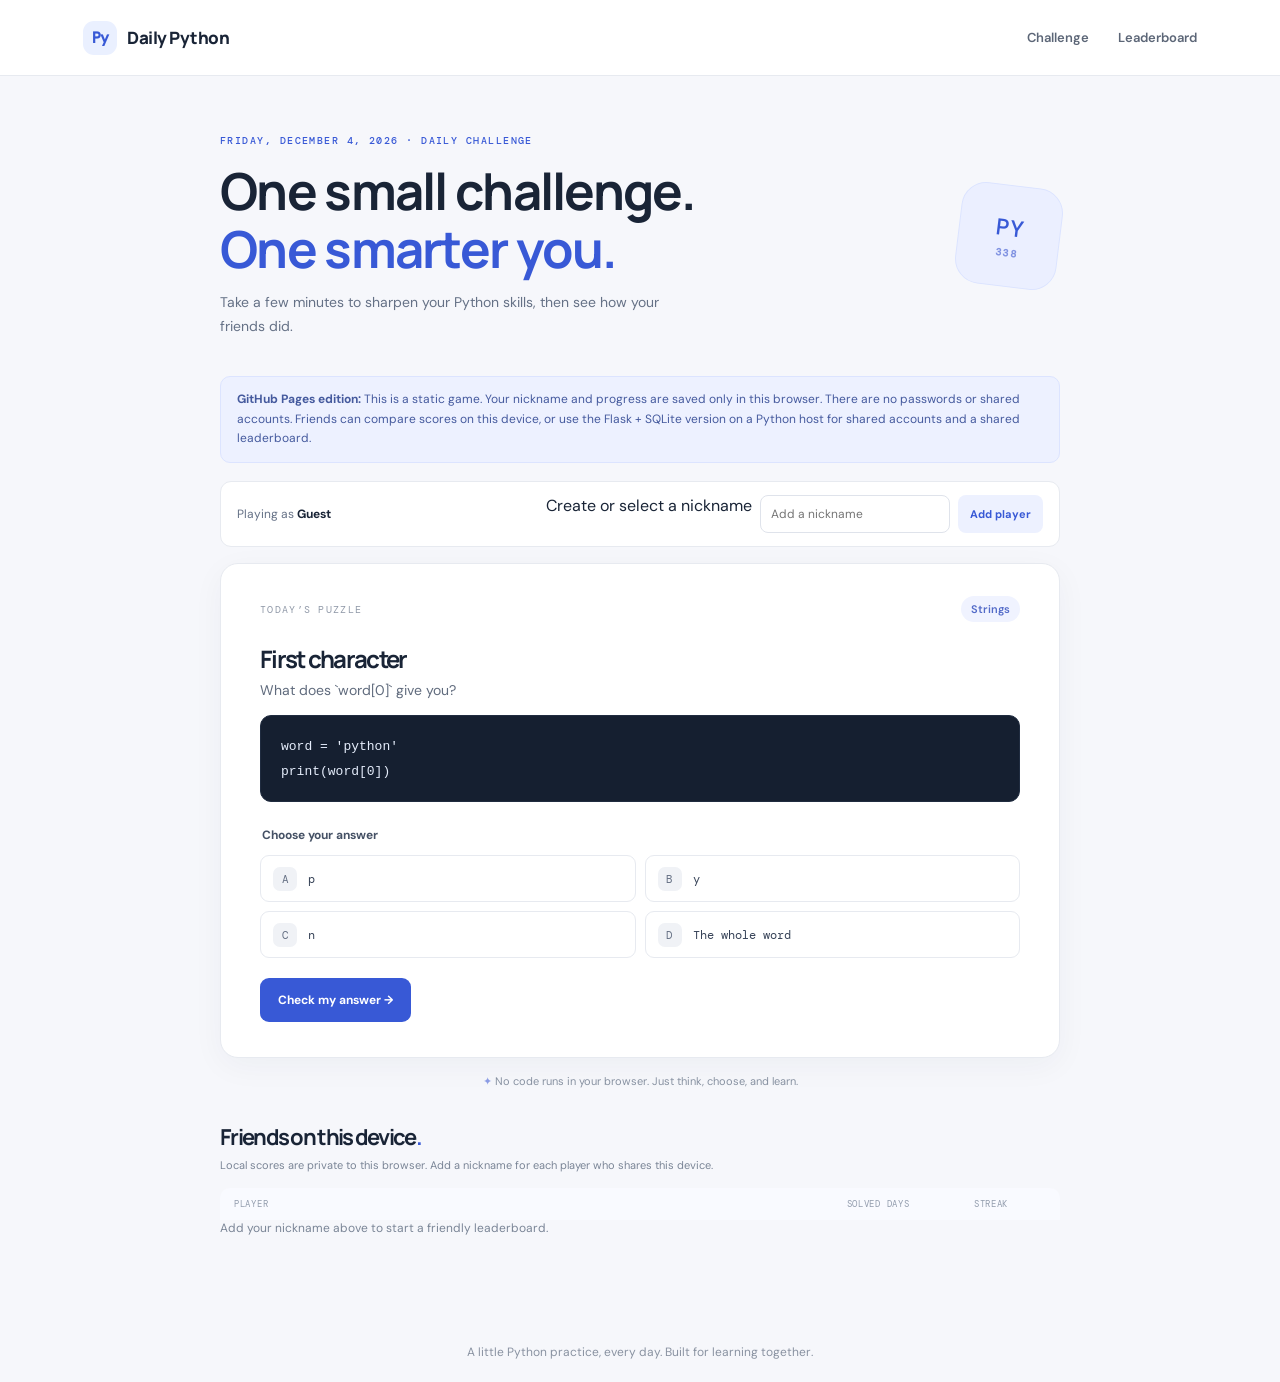
<file: index.html>
<!doctype html>
<html lang="en">
<head>
  <meta charset="utf-8">
  <meta name="viewport" content="width=device-width, initial-scale=1">
  <meta name="theme-color" content="#101827">
  <meta name="description" content="A friendly daily Python coding challenge. Learn a little every day.">
  <title>Daily Python — a little challenge every day</title>
  <link rel="stylesheet" href="static/style.css">
  <style>
    .static-notice { max-width: 840px; margin: 0 auto 18px; padding: 13px 16px; border: 1px solid #dce4ff; border-radius: 10px; background: #edf1ff; color: #455a9e; font-size: 12px; line-height: 1.65; }
    .profile-bar { display: flex; max-width: 840px; align-items: center; justify-content: space-between; gap: 14px; margin: 0 auto 16px; padding: 13px 16px; border: 1px solid #e7eaf0; border-radius: 11px; background: #fff; }
    .profile-name { color: #657186; font-size: 12px; }
    .profile-name strong { color: #192436; }
    .profile-form { display: flex; gap: 8px; }
    .profile-form input { width: min(190px, 43vw); height: 38px; padding: 0 10px; border: 1px solid #dfe3eb; border-radius: 8px; font: 12px 'DM Sans', sans-serif; }
    .profile-form input:focus { outline: 2px solid #dce4ff; border-color: #8094ee; }
    .profile-form button { padding: 0 12px; border: 0; border-radius: 8px; background: #edf1ff; color: #3859d6; font: 700 11px 'DM Sans', sans-serif; cursor: pointer; }
    .profile-select { max-width: 150px; height: 35px; padding: 0 8px; border: 1px solid #dfe3eb; border-radius: 8px; background: #fff; color: #374358; }
    .result-card { max-width: 840px; margin: 0 auto 18px; padding: 20px 23px; }
    .result-card[hidden] { display: none; }
    .result-card h2 { margin: 0 0 7px; font-size: 20px; }
    .result-card p { margin: 0; color: #4d5a71; font-size: 13px; line-height: 1.7; }
    .result-card .answer-reveal { margin-top: 10px; color: #192436; font-weight: 600; }
    .result-correct { border-color: #c5ead7; background: #f3fcf7; }
    .result-incorrect { border-color: #f3d8cb; background: #fff9f6; }
    .local-leaderboard { max-width: 840px; margin: 34px auto 0; }
    .local-leaderboard h2 { margin-bottom: 5px; font-size: 22px; }
    .local-leaderboard > p { margin-bottom: 13px; color: #7a8596; font-size: 11px; line-height: 1.6; }
    .local-player-row { display: grid; grid-template-columns: 1fr 100px 110px; align-items: center; gap: 8px; min-height: 54px; padding: 8px 14px; border-top: 1px solid #edf0f4; background: #fff; font-size: 12px; }
    .local-player-row:first-of-type { border-radius: 10px 10px 0 0; }
    .local-player-row:last-child { border-radius: 0 0 10px 10px; }
    .local-player-row strong:not(.local-player-name) { text-align: center; }
    .local-player-name { display: flex; align-items: center; gap: 9px; }
    .local-player-avatar { display: grid; width: 29px; height: 29px; place-items: center; border-radius: 9px; background: #edf0ff; color: #596fc9; font-weight: 700; }
    .leader-labels { display: grid; grid-template-columns: 1fr 100px 110px; gap: 8px; padding: 10px 14px; border-radius: 10px 10px 0 0; background: #f9faff; color: #929cad; font: 9px 'DM Mono', monospace; letter-spacing: .7px; }
    .leader-labels span:not(:first-child) { text-align: center; }
    .profile-empty { color: #7a8596; font-size: 12px; }
    @media (max-width: 600px) {
      .profile-bar { align-items: flex-start; flex-direction: column; }
      .profile-form { width: 100%; }
      .profile-form input { flex: 1; width: auto; }
      .profile-select { max-width: 100%; }
      .local-player-row, .leader-labels { grid-template-columns: 1fr 75px 90px; }
    }
  </style>
</head>
<body>
  <header class="site-header">
    <a class="brand" href="index.html"><span class="brand-mark">Py</span> Daily Python</a>
    <nav aria-label="Page navigation">
      <a href="#challenge">Challenge</a>
      <a href="#leaderboard">Leaderboard</a>
    </nav>
  </header>

  <main class="page-shell">
    <section class="hero">
      <div>
        <p class="eyebrow" id="today-label">TODAY · DAILY CHALLENGE</p>
        <h1>One small challenge.<br><span>One smarter you.</span></h1>
        <p class="hero-copy">Take a few minutes to sharpen your Python skills, then see how your friends did.</p>
      </div>
      <div class="hero-stamp" aria-hidden="true"><span>PY</span><b id="hero-number">—</b></div>
    </section>

    <aside class="static-notice">
      <strong>GitHub Pages edition:</strong> This is a static game. Your nickname and progress are saved only in this browser.
      There are no passwords or shared accounts. Friends can compare scores on this device, or use the Flask + SQLite
      version on a Python host for shared accounts and a shared leaderboard.
    </aside>

    <section class="profile-bar" aria-label="Local player profiles">
      <div class="profile-name">Playing as <strong id="active-player">Guest</strong></div>
      <select class="profile-select" id="profile-select" aria-label="Choose a local player" hidden></select>
      <form class="profile-form" id="profile-form">
        <label class="visually-hidden" for="profile-input">Create or select a nickname</label>
        <input id="profile-input" name="nickname" type="text" maxlength="20" minlength="3" pattern="[A-Za-z0-9_]{3,20}" placeholder="Add a nickname" autocomplete="nickname" required>
        <button type="submit">Add player</button>
      </form>
    </section>

    <section class="result-card" id="result" aria-live="polite" hidden></section>

    <section class="challenge-card" id="challenge">
      <div class="challenge-topline">
        <span class="challenge-number">TODAY’S PUZZLE</span>
        <span class="topic-pill" id="challenge-topic"></span>
      </div>
      <h2 id="challenge-title"></h2>
      <p class="question" id="challenge-prompt"></p>
      <pre class="code-block"><code id="challenge-code"></code></pre>
      <form class="answer-form" id="answer-form">
        <fieldset id="answer-fieldset">
          <legend>Choose your answer</legend>
          <div class="options-grid" id="options"></div>
          <button class="button button-primary submit-button" id="submit-button" type="submit">Check my answer <span aria-hidden="true">→</span></button>
        </fieldset>
      </form>
    </section>
    <p class="safe-note"><span aria-hidden="true">✦</span> No code runs in your browser. Just think, choose, and learn.</p>

    <section class="local-leaderboard" id="leaderboard">
      <h2>Friends on this device<span style="color:#3859d6">.</span></h2>
      <p>Local scores are private to this browser. Add a nickname for each player who shares this device.</p>
      <div class="leader-labels"><span>PLAYER</span><span>SOLVED DAYS</span><span>STREAK</span></div>
      <div id="leaderboard-rows"></div>
    </section>
  </main>
  <footer class="site-footer">A little Python practice, every day. Built for learning together.</footer>

  <script>
    "use strict";

    const challenges = [
      {
        id: "sum-list", title: "The list total", topic: "Python basics",
        prompt: "What does this code print?",
        code: "numbers = [2, 4, 6]\nprint(sum(numbers))",
        options: [["A", "12"], ["B", "246"], ["C", "3"], ["D", "It raises an error"]],
        answer: "A", answerText: "12",
        explanation: "`sum()` adds all the numbers in the list: 2 + 4 + 6 = 12."
      },
      {
        id: "range-stop", title: "Where range stops", topic: "Loops",
        prompt: "How many times does this loop print `Hello`?",
        code: "for _ in range(3):\n    print('Hello')",
        options: [["A", "2"], ["B", "3"], ["C", "4"], ["D", "It never stops"]],
        answer: "B", answerText: "3",
        explanation: "`range(3)` produces 0, 1, and 2: three values. The stop number (3) is not included."
      },
      {
        id: "string-index", title: "First character", topic: "Strings",
        prompt: "What does `word[0]` give you?",
        code: "word = 'python'\nprint(word[0])",
        options: [["A", "p"], ["B", "y"], ["C", "n"], ["D", "The whole word"]],
        answer: "A", answerText: "p",
        explanation: "Python strings are zero-indexed, so index 0 refers to the first character."
      },
      {
        id: "mutable-list", title: "Changing a list", topic: "Lists",
        prompt: "What does the final line print?",
        code: "colors = ['red', 'blue']\ncolors.append('green')\nprint(len(colors))",
        options: [["A", "2"], ["B", "3"], ["C", "green"], ["D", "It raises an error"]],
        answer: "B", answerText: "3",
        explanation: "`append()` adds one item to the end of the list, so it contains three colors."
      },
      {
        id: "boolean-and", title: "Both conditions", topic: "Logic",
        prompt: "What does this expression evaluate to?",
        code: "age = 20\nprint(age >= 18 and age < 30)",
        options: [["A", "True"], ["B", "False"], ["C", "20"], ["D", "It raises an error"]],
        answer: "A", answerText: "True",
        explanation: "Both comparisons are true, and `and` is true only when both sides are true."
      },
      {
        id: "dictionary-get", title: "A safe lookup", topic: "Dictionaries",
        prompt: "What value does `get()` return here?",
        code: "scores = {'Mia': 8}\nprint(scores.get('Leo', 0))",
        options: [["A", "8"], ["B", "None"], ["C", "0"], ["D", "It raises a KeyError"]],
        answer: "C", answerText: "0",
        explanation: "`get(key, default)` returns the default value, 0, when the key is not in the dictionary."
      },
      {
        id: "integer-division", title: "Division with a twist", topic: "Operators",
        prompt: "What does the `//` operator print?",
        code: "print(17 // 5)",
        options: [["A", "3"], ["B", "3.4"], ["C", "2"], ["D", "4"]],
        answer: "A", answerText: "3",
        explanation: "`//` is floor division. It gives the whole-number quotient, so 17 // 5 is 3."
      }
    ];
    const storageKey = "daily-python-pages-v1";
    const today = new Date();
    const dateKey = `${today.getFullYear()}-${String(today.getMonth() + 1).padStart(2, "0")}-${String(today.getDate()).padStart(2, "0")}`;
    let store = loadStore();
    let activeName = store.active;
    let todaysChallenge;

    function loadStore() {
      try {
        const saved = JSON.parse(localStorage.getItem(storageKey) || "{}");
        if (saved && saved.players && typeof saved.players === "object") {
          return { active: saved.active || "", players: saved.players };
        }
      } catch (error) {
        console.warn("Could not read saved Daily Python progress.", error);
      }
      return { active: "", players: {} };
    }

    function saveStore() {
      try {
        localStorage.setItem(storageKey, JSON.stringify(store));
      } catch (error) {
        showResult("Progress could not be saved", "Your browser may be blocking local storage. You can still play this challenge.", false);
        console.error("Could not save Daily Python progress.", error);
      }
    }

    async function pickTodaysChallenge() {
      const bytes = new TextEncoder().encode(dateKey);
      const digest = await crypto.subtle.digest("SHA-256", bytes);
      const view = new DataView(digest);
      const index = Number(view.getBigUint64(0, false) % BigInt(challenges.length));
      return challenges[index];
    }

    function getCurrentPlayer() {
      return activeName ? store.players[activeName] : null;
    }

    function completedForToday(player) {
      const attempt = player && player.days ? player.days[dateKey] : null;
      return Boolean(attempt && todaysChallenge && attempt.answer === todaysChallenge.answer);
    }

    function currentStreak(player) {
      const solved = player && player.solved ? new Set(player.solved) : new Set();
      let day = new Date(`${dateKey}T12:00:00`);
      const isoToday = dateKey;
      const hasToday = solved.has(isoToday);
      if (!hasToday) day.setDate(day.getDate() - 1);
      let count = 0;
      while (true) {
        const key = `${day.getFullYear()}-${String(day.getMonth() + 1).padStart(2, "0")}-${String(day.getDate()).padStart(2, "0")}`;
        if (!solved.has(key)) break;
        count++;
        day.setDate(day.getDate() - 1);
      }
      return count;
    }

    function showResult(title, message, correct, reveal = "") {
      const panel = document.getElementById("result");
      panel.className = `result-card ${correct ? "result-correct" : "result-incorrect"}`;
      panel.replaceChildren();
      const heading = document.createElement("h2");
      heading.textContent = title;
      const body = document.createElement("p");
      body.textContent = message;
      panel.append(heading, body);
      if (reveal) {
        const explanation = document.createElement("p");
        explanation.className = "answer-reveal";
        explanation.textContent = reveal;
        panel.append(explanation);
      }
      panel.hidden = false;
    }

    function renderChallenge() {
      const dayOfYear = Math.floor((today - new Date(today.getFullYear(), 0, 0)) / 86400000);
      document.getElementById("hero-number").textContent = String(dayOfYear).padStart(3, "0");
      document.getElementById("today-label").textContent =
        `${today.toLocaleDateString(undefined, { weekday: "long", month: "long", day: "numeric", year: "numeric" })} · DAILY CHALLENGE`;
      document.getElementById("challenge-topic").textContent = todaysChallenge.topic;
      document.getElementById("challenge-title").textContent = todaysChallenge.title;
      document.getElementById("challenge-prompt").textContent = todaysChallenge.prompt;
      document.getElementById("challenge-code").textContent = todaysChallenge.code;
      const options = document.getElementById("options");
      options.replaceChildren();
      for (const [key, text] of todaysChallenge.options) {
        const label = document.createElement("label");
        label.className = "option";
        const input = document.createElement("input");
        input.type = "radio";
        input.name = "answer";
        input.value = key;
        input.required = true;
        const badge = document.createElement("span");
        badge.className = "option-key";
        badge.textContent = key;
        const description = document.createElement("span");
        description.className = "option-text";
        description.textContent = text;
        label.append(input, badge, description);
        options.append(label);
      }
      updatePlayerUI();
    }

    function updatePlayerUI() {
      const player = getCurrentPlayer();
      document.getElementById("active-player").textContent = activeName || "Guest";
      const selector = document.getElementById("profile-select");
      const names = Object.keys(store.players).sort((a, b) => a.localeCompare(b));
      selector.hidden = names.length < 2;
      selector.replaceChildren();
      for (const name of names) {
        const option = document.createElement("option");
        option.value = name;
        option.textContent = name;
        option.selected = name === activeName;
        selector.append(option);
      }
      const done = completedForToday(player);
      document.getElementById("answer-fieldset").disabled = done;
      document.getElementById("submit-button").textContent = done ? "Already played today" : "Check my answer →";
      document.getElementById("result").hidden = true;
      if (done) {
        const attempt = player.days[dateKey];
        const correct = attempt.answer === todaysChallenge.answer;
        showResult(
          correct ? "You got it!" : "Not quite—and that’s okay.",
          correct ? `Nice work, ${activeName}! Your progress is saved in this browser.` : `You chose ${attempt.answer}. The correct answer is ${todaysChallenge.answerText}.`,
          correct,
          `Why? ${todaysChallenge.explanation}`
        );
      }
      renderLeaderboard();
    }

    function renderLeaderboard() {
      const container = document.getElementById("leaderboard-rows");
      container.replaceChildren();
      const players = Object.entries(store.players).map(([name, player]) => ({
        name,
        days: Array.isArray(player.solved) ? player.solved.length : 0,
        streak: currentStreak(player)
      })).sort((a, b) => b.days - a.days || b.streak - a.streak || a.name.localeCompare(b.name));
      if (players.length === 0) {
        const empty = document.createElement("p");
        empty.className = "profile-empty";
        empty.textContent = "Add your nickname above to start a friendly leaderboard.";
        container.append(empty);
        return;
      }
      for (const player of players) {
        const row = document.createElement("div");
        row.className = "local-player-row";
        const name = document.createElement("span");
        name.className = "local-player-name";
        const avatar = document.createElement("span");
        avatar.className = "local-player-avatar";
        avatar.textContent = player.name.charAt(0).toUpperCase();
        const label = document.createElement("strong");
        label.textContent = player.name;
        name.append(avatar, label);
        const days = document.createElement("strong");
        days.textContent = String(player.days);
        const streak = document.createElement("strong");
        streak.textContent = `${player.streak} 🔥`;
        row.append(name, days, streak);
        container.append(row);
      }
    }

    document.getElementById("profile-form").addEventListener("submit", (event) => {
      event.preventDefault();
      const input = document.getElementById("profile-input");
      const name = input.value.trim();
      if (!/^[A-Za-z0-9_]{3,20}$/.test(name)) {
        input.setCustomValidity("Use 3–20 letters, numbers, or underscores.");
        input.reportValidity();
        input.setCustomValidity("");
        return;
      }
      if (!store.players[name]) store.players[name] = { solved: [], days: {} };
      activeName = name;
      store.active = name;
      saveStore();
      input.value = "";
      updatePlayerUI();
    });

    document.getElementById("profile-select").addEventListener("change", (event) => {
      activeName = event.target.value;
      store.active = activeName;
      saveStore();
      updatePlayerUI();
    });

    document.getElementById("answer-form").addEventListener("submit", (event) => {
      event.preventDefault();
      const player = getCurrentPlayer();
      if (!player) {
        showResult("Add your nickname first", "Choose a local player name above to save your answer and appear on this device’s leaderboard.", false);
        document.getElementById("profile-input").focus();
        return;
      }
      if (completedForToday(player)) return;
      const choice = new FormData(event.currentTarget).get("answer");
      if (!choice) {
        showResult("Choose an answer", "Select one of the choices before checking your answer.", false);
        return;
      }
      const correct = choice === todaysChallenge.answer;
      player.days[dateKey] = { answer: choice, challenge: todaysChallenge.id };
      if (correct && !player.solved.includes(dateKey)) player.solved.push(dateKey);
      store.players[activeName] = player;
      saveStore();
      if (correct) {
        document.getElementById("answer-fieldset").disabled = true;
        document.getElementById("submit-button").textContent = "Already played today";
      }
      showResult(
        correct ? "You got it!" : "Not quite—and that’s okay.",
        correct ? `Nice work, ${activeName}! Your progress is saved in this browser.` : `You chose ${choice}. The correct answer is ${todaysChallenge.answerText}.`,
        correct,
        `Why? ${todaysChallenge.explanation}`
      );
      renderLeaderboard();
      document.getElementById("result").scrollIntoView({ behavior: "smooth", block: "center" });
    });

    pickTodaysChallenge().then((challenge) => {
      todaysChallenge = challenge;
      renderChallenge();
    }).catch((error) => {
      console.error("Unable to choose today's challenge.", error);
      showResult("Challenge unavailable", "This browser could not prepare today's puzzle. Please try a modern browser over HTTPS.", false);
    });
  </script>
</body>
</html>
</file>
<file: static/style.css>
@import url('https://fonts.googleapis.com/css2?family=DM+Mono:wght@400;500&family=DM+Sans:wght@400;500;600;700&family=Manrope:wght@400;500;600;700;800&display=swap');

:root {
  color-scheme: light;
  --ink: #192436;
  --muted: #657186;
  --paper: #f6f7fb;
  --white: #fff;
  --line: #e7eaf0;
  --blue: #3859d6;
  --blue-dark: #2947bc;
  --mint: #dff7ed;
  --green: #18784e;
  --coral: #fff0e9;
}

* { box-sizing: border-box; }
body {
  margin: 0;
  color: var(--ink);
  background: var(--paper);
  font-family: 'DM Sans', sans-serif;
  -webkit-font-smoothing: antialiased;
}
a { color: inherit; text-decoration: none; }
.site-header {
  height: 76px;
  padding: 0 max(6.5vw, 24px);
  display: flex;
  align-items: center;
  justify-content: space-between;
  background: #fff;
  border-bottom: 1px solid var(--line);
}
.brand { display: flex; align-items: center; gap: 10px; font-family: Manrope, sans-serif; font-size: 17px; font-weight: 800; letter-spacing: -.5px; }
.brand-mark { display: grid; place-items: center; width: 34px; height: 34px; border-radius: 11px; background: #eaf0ff; color: var(--blue); font-family: 'DM Mono', monospace; font-size: 15px; }
nav { display: flex; align-items: center; gap: 29px; color: #5c6677; font-size: 13px; font-weight: 600; }
nav a:hover, .nav-link:hover { color: var(--blue); }
.nav-user { color: var(--ink); }
.nav-signup { padding: 10px 17px; border-radius: 9px; background: var(--blue); color: #fff; }
.nav-signup:hover { background: var(--blue-dark); color: #fff; }
.inline-form { display: inline; }
.nav-link { border: 0; padding: 0; background: none; color: inherit; font: inherit; cursor: pointer; }
.page-shell { width: min(100% - 40px, 1040px); min-height: calc(100vh - 132px); margin: 0 auto; padding: 58px 0 72px; }
.site-footer { padding: 24px; text-align: center; color: #8992a1; font-size: 12px; }
.hero { display: flex; align-items: center; justify-content: space-between; max-width: 840px; margin: 0 auto 37px; }
.eyebrow { margin: 0 0 15px; color: var(--blue); font-family: 'DM Mono', monospace; font-size: 10px; font-weight: 500; letter-spacing: 1.45px; text-transform: uppercase; }
h1, h2, p { margin-top: 0; }
h1, h2 { font-family: Manrope, sans-serif; letter-spacing: -1.7px; }
.hero h1 { margin: 0; font-size: clamp(35px, 5.2vw, 51px); line-height: 1.13; }
.hero h1 span, .auth-intro h1 span { color: var(--blue); }
.hero-copy { max-width: 440px; margin: 14px 0 0; color: var(--muted); font-size: 14px; line-height: 1.7; }
.hero-stamp { width: 102px; height: 102px; flex: 0 0 102px; display: flex; flex-direction: column; align-items: center; justify-content: center; transform: rotate(7deg); border: 1px solid #dce4ff; border-radius: 25px; background: #ebefff; color: var(--blue); }
.hero-stamp span { font-family: 'DM Mono', monospace; font-size: 23px; font-weight: 500; }
.hero-stamp b { margin-top: 4px; color: #8193e2; font-family: 'DM Mono', monospace; font-size: 10px; letter-spacing: 2px; }
.challenge-card, .leaderboard-card, .result-card, .auth-card, .error-card { background: var(--white); border: 1px solid var(--line); border-radius: 18px; box-shadow: 0 8px 32px rgba(31, 48, 80, .045); }
.challenge-card { max-width: 840px; margin: 0 auto; padding: 32px 39px 35px; }
.challenge-topline { display: flex; align-items: center; justify-content: space-between; }
.challenge-number { color: #9099a8; font-family: 'DM Mono', monospace; font-size: 10px; letter-spacing: 1.3px; }
.topic-pill { padding: 6px 10px; border-radius: 20px; background: #f0f3ff; color: #536bc8; font-size: 11px; font-weight: 600; }
.challenge-card h2 { margin: 20px 0 6px; font-size: 24px; }
.question { margin-bottom: 16px; color: #606b7d; font-size: 14px; }
.code-block { overflow-x: auto; margin: 0 0 25px; padding: 18px 20px; border: 1px solid #202c40; border-radius: 11px; background: #151f30; color: #e5edfb; font: 13px/1.8 'DM Mono', monospace; white-space: pre-wrap; }
.code-block code { color: inherit; }
.answer-form fieldset { margin: 0; padding: 0; border: 0; }
.answer-form legend { margin-bottom: 12px; color: #455165; font-size: 12px; font-weight: 700; }
.options-grid { display: grid; grid-template-columns: repeat(2, minmax(0, 1fr)); gap: 9px; }
.option { display: flex; align-items: center; min-height: 47px; gap: 11px; padding: 8px 12px; border: 1px solid var(--line); border-radius: 9px; cursor: pointer; transition: border-color .15s, background .15s; }
.option:hover { border-color: #aab8f1; background: #fafbff; }
.option:has(input:checked) { border-color: var(--blue); background: #f5f7ff; box-shadow: 0 0 0 1px var(--blue); }
.option input { position: absolute; width: 1px; height: 1px; opacity: 0; }
.option input:focus-visible + .option-key { outline: 2px solid var(--blue); outline-offset: 3px; }
.option-key { display: grid; flex: 0 0 24px; height: 24px; place-items: center; border-radius: 7px; background: #f0f2f6; color: #657084; font-family: 'DM Mono', monospace; font-size: 11px; }
.option:has(input:checked) .option-key { background: var(--blue); color: #fff; }
.option-text { color: #374358; font-family: 'DM Mono', monospace; font-size: 12px; }
.button { display: inline-flex; min-height: 44px; align-items: center; justify-content: center; gap: 12px; padding: 0 18px; border: 0; border-radius: 9px; font-family: 'DM Sans', sans-serif; font-size: 12px; font-weight: 700; cursor: pointer; transition: background .15s, transform .15s; }
.button:hover { transform: translateY(-1px); }
.button-primary { background: var(--blue); color: #fff; }
.button-primary:hover { background: var(--blue-dark); color: #fff; }
.submit-button { margin-top: 20px; }
.submit-button:disabled, fieldset:disabled .submit-button { background: #a5aec1; cursor: not-allowed; }
.safe-note { max-width: 840px; margin: 16px auto 0; color: #8791a1; text-align: center; font-size: 11px; }
.safe-note span { color: #8b9ce4; }
.login-nudge { display: flex; align-items: center; justify-content: space-between; gap: 18px; }
.login-nudge p { max-width: 390px; margin: 0; color: var(--muted); font-size: 13px; line-height: 1.6; }
.solved-banner { display: flex; max-width: 840px; align-items: center; gap: 13px; margin: 0 auto 17px; padding: 13px 17px; border: 1px solid #c5ead7; border-radius: 11px; background: var(--mint); color: #286648; font-size: 12px; line-height: 1.6; }
.solved-banner > span { display: grid; width: 27px; height: 27px; place-items: center; border-radius: 50%; background: #bde8d0; font-weight: 800; }
.flash-stack { max-width: 840px; margin: 0 auto 18px; }
.flash { margin: 0 0 8px; padding: 12px 15px; border-radius: 9px; font-size: 13px; }
.flash-error { background: #fff0ed; color: #9d4536; }
.flash-success { background: #e5f7ed; color: #246c49; }
.result-card { max-width: 700px; margin: 30px auto; padding: 43px 48px; }
.result-icon { display: grid; width: 48px; height: 48px; margin-bottom: 24px; place-items: center; border-radius: 15px; font-size: 23px; font-weight: 700; }
.result-correct { background: var(--mint); color: var(--green); }
.result-incorrect { background: var(--coral); color: #bf6743; }
.result-card h1, .error-card h1 { margin-bottom: 10px; font-size: clamp(30px, 4vw, 41px); line-height: 1.2; }
.result-lead, .error-card > p:not(.eyebrow) { color: var(--muted); font-size: 14px; line-height: 1.7; }
.result-lead strong { color: var(--ink); }
.explanation { margin: 26px 0; padding: 19px 21px; border-left: 3px solid #93a3ea; border-radius: 0 9px 9px 0; background: #f5f7ff; }
.explanation-label { color: var(--blue); font-family: 'DM Mono', monospace; font-size: 10px; letter-spacing: 1px; }
.explanation p { margin: 8px 0 0; color: #4d5a71; font-size: 13px; line-height: 1.7; }
.result-actions { display: flex; align-items: center; gap: 19px; }
.text-link, .form-foot a { color: var(--blue); font-size: 12px; font-weight: 700; }
.auth-wrap { display: grid; grid-template-columns: 1fr 410px; align-items: center; gap: 70px; max-width: 850px; margin: 0 auto; padding: 22px 0; }
.auth-intro h1 { margin-bottom: 15px; font-size: clamp(36px, 5vw, 47px); line-height: 1.12; }
.auth-intro > p:last-child { max-width: 310px; color: var(--muted); font-size: 14px; line-height: 1.7; }
.auth-card { padding: 31px 32px; }
.auth-card h2 { margin-bottom: 5px; font-size: 23px; }
.form-subtitle { margin-bottom: 23px; color: var(--muted); font-size: 12px; }
.auth-card label { display: block; margin: 15px 0 7px; color: #364256; font-size: 12px; font-weight: 700; }
.auth-card input:not([type=hidden]) { width: 100%; height: 43px; padding: 0 12px; border: 1px solid #dfe3eb; border-radius: 8px; outline: none; color: var(--ink); font: 13px 'DM Sans', sans-serif; }
.auth-card input:focus { border-color: #8094ee; box-shadow: 0 0 0 3px #e8edff; }
.field-hint { display: block; margin-top: 5px; color: #8a94a4; font-size: 10px; }
.full-width { width: 100%; margin-top: 22px; }
.form-foot { margin: 19px 0 0; color: var(--muted); text-align: center; font-size: 11px; }
.form-foot a { font-size: inherit; }
.leaderboard-heading { max-width: 800px; margin: 0 auto 30px; }
.leaderboard-heading h1 { margin-bottom: 9px; font-size: clamp(35px, 5vw, 48px); }
.leaderboard-heading h1 span { color: var(--blue); }
.leaderboard-heading > p:last-child { color: var(--muted); font-size: 14px; }
.leaderboard-card { max-width: 800px; overflow: hidden; margin: 0 auto; }
.leaderboard-caption, .leaderboard-row { display: grid; grid-template-columns: 1fr 90px 130px 140px; align-items: center; gap: 12px; padding: 17px 25px; }
.leaderboard-caption { background: #f9faff; color: #929cad; font-family: 'DM Mono', monospace; font-size: 9px; letter-spacing: 1px; }
.leaderboard-caption span:not(:first-child) { text-align: center; }
.leaderboard-row { min-height: 72px; border-top: 1px solid #edf0f4; }
.player-name { display: flex; align-items: center; gap: 11px; font-size: 13px; }
.player-avatar { display: grid; width: 34px; height: 34px; place-items: center; border-radius: 11px; background: #edf0ff; color: #596fc9; font-weight: 700; }
.top-player { padding: 4px 6px; border-radius: 5px; background: #fff3d5; color: #98732a; font-family: 'DM Mono', monospace; font-size: 8px; letter-spacing: .5px; }
.stat { display: flex; justify-content: center; gap: 6px; align-items: baseline; }
.stat strong { font-family: Manrope, sans-serif; font-size: 16px; }
.stat span { color: #8b94a3; font-size: 10px; }
.streak-stat strong { color: #c37b37; }
.leaderboard-footnote { margin: 0; padding: 16px 25px; border-top: 1px solid #edf0f4; color: #939baa; font-size: 10px; }
.empty-state { padding: 54px 25px; text-align: center; }
.empty-state > span { color: #d49a48; font-size: 25px; }
.empty-state h2 { margin: 11px 0 6px; font-size: 21px; }
.empty-state p { max-width: 380px; margin: 0 auto 19px; color: var(--muted); font-size: 13px; line-height: 1.7; }
.error-card { max-width: 600px; margin: 30px auto; padding: 38px; }
.xp-stat strong { color: var(--green); }
.xp-badge { display: inline-flex; margin: 8px 0 0; padding: 7px 13px; border-radius: 20px; background: #fff3d5; color: #98732a; font-family: Manrope, sans-serif; font-size: 12px; font-weight: 800; letter-spacing: .3px; }
.xp-badge.xp-review { background: #f0f3ff; color: #536bc8; font-weight: 600; }
.practice-heading { max-width: 800px; margin: 0 auto 24px; }
.practice-heading h1 { margin-bottom: 9px; font-size: clamp(35px, 5vw, 48px); }
.practice-heading h1 span { color: var(--blue); }
.practice-heading > p:last-child { color: var(--muted); font-size: 14px; }
.xp-total { max-width: 800px; margin: 0 auto 18px; color: var(--muted); font-size: 13px; }
.xp-total strong { color: var(--ink); font-family: Manrope, sans-serif; font-size: 17px; }
.practice-tiers { display: grid; grid-template-columns: repeat(3, minmax(0, 1fr)); gap: 16px; max-width: 800px; margin: 0 auto; }
.tier-card { display: flex; flex-direction: column; gap: 12px; padding: 21px 21px 23px; background: var(--white); border: 1px solid var(--line); border-radius: 15px; box-shadow: 0 8px 32px rgba(31, 48, 80, .045); }
.tier-top { display: flex; align-items: center; justify-content: space-between; }
.tier-label { font-family: Manrope, sans-serif; font-size: 17px; font-weight: 800; letter-spacing: -.4px; }
.tier-xp { padding: 4px 8px; border-radius: 6px; background: #f0f3ff; color: #536bc8; font-family: 'DM Mono', monospace; font-size: 10px; font-weight: 500; }
.tier-progress { height: 7px; border-radius: 99px; background: #edf0f4; overflow: hidden; }
.tier-progress-fill { height: 100%; border-radius: 99px; background: var(--blue); }
.tier-count { margin: 0; color: #8a94a4; font-size: 11px; }
.tier-card .button { margin-top: auto; }
.review-note { margin: 0 0 18px; padding: 11px 14px; border: 1px solid #e3e7f4; border-radius: 9px; background: #f6f8ff; color: #64708a; font-size: 12px; }
.back-link { margin: 18px 0 0; font-size: 12px; }
.back-link a { color: var(--blue); font-weight: 700; }

@media (max-width: 700px) {
  .site-header { height: auto; min-height: 68px; padding: 14px 20px; }
  nav { gap: 14px; font-size: 11px; }
  nav .nav-user { display: none; }
  .nav-signup { padding: 9px 12px; }
  .page-shell { width: min(100% - 30px, 1040px); padding: 38px 0 50px; }
  .hero { margin-bottom: 26px; }
  .hero-stamp { width: 72px; height: 72px; flex-basis: 72px; border-radius: 19px; }
  .hero-stamp span { font-size: 19px; }
  .hero-copy { max-width: 390px; font-size: 13px; }
  .challenge-card { padding: 24px 20px; }
  .options-grid { grid-template-columns: 1fr; }
  .login-nudge { align-items: flex-start; flex-direction: column; }
  .auth-wrap { grid-template-columns: 1fr; gap: 18px; max-width: 440px; padding-top: 0; }
  .auth-intro h1 { font-size: 37px; }
  .auth-intro > p:last-child { margin-bottom: 0; }
  .auth-card { padding: 25px 23px; }
  .result-card { padding: 32px 25px; }
  .leaderboard-caption, .leaderboard-row { grid-template-columns: 1fr 60px 80px 90px; gap: 5px; padding-right: 13px; padding-left: 13px; }
  .player-name { gap: 7px; font-size: 11px; }
  .player-avatar { width: 29px; height: 29px; }
  .top-player { display: none; }
  .leaderboard-caption { font-size: 8px; }
  .leaderboard-footnote { padding: 14px; }
  .practice-tiers { grid-template-columns: 1fr; }
}
@media (max-width: 390px) {
  .brand { font-size: 14px; }
  nav { gap: 10px; }
  nav a:first-child { display: none; }
  .hero-stamp { display: none; }
  .result-actions { align-items: flex-start; flex-direction: column; }
}
</file>
